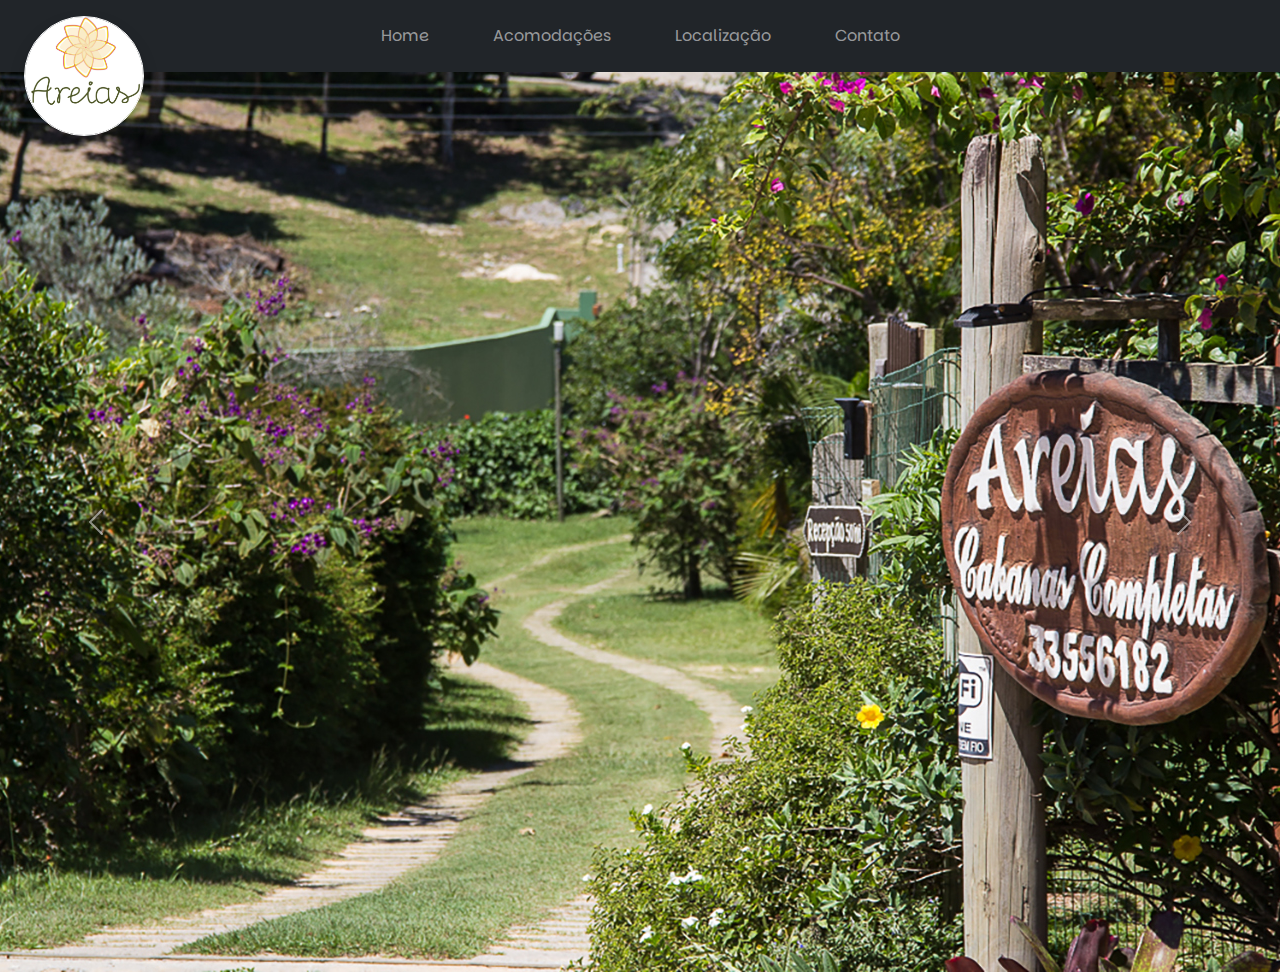
<file: index.html>
<!DOCTYPE html>
<html lang="pt-br">

<head>
    <meta charset="UTF-8">
    <meta name="viewport" content="width=device-width, initial-scale=1.0">
    <link href="https://cdn.jsdelivr.net/npm/bootstrap@5.3.3/dist/css/bootstrap.min.css" rel="stylesheet"
        integrity="sha384-QWTKZyjpPEjISv5WaRU9OFeRpok6YctnYmDr5pNlyT2bRjXh0JMhjY6hW+ALEwIH" crossorigin="anonymous">
    <link href="https://cdn.jsdelivr.net/npm/bootstrap-icons/font/bootstrap-icons.css" rel="stylesheet">
    <link rel="stylesheet" href="../style.css">
    <link rel="preconnect" href="https://fonts.googleapis.com">
    <link rel="preconnect" href="https://fonts.gstatic.com" crossorigin>
    <link
        href="https://fonts.googleapis.com/css2?family=Inter:wght@100..900&family=Parkinsans:wght@300..800&display=swap"
        rel="stylesheet">

    <script src="https://cdn.jsdelivr.net/npm/bootstrap@5.3.3/dist/js/bootstrap.bundle.min.js"
        integrity="sha384-YvpcrYf0tY3lHB60NNkmXc5s9fDVZLESaAA55NDzOxhy9GkcIdslK1eN7N6jIeHz"
        crossorigin="anonymous"></script>
    <style>
        body {
            margin: 0;
            overflow: hidden;
        }

        .carousel-inner img {
            object-fit: cover;
            background-size: contain;
            background-repeat: no-repeat;
        }
    </style>
    <title>Cabanas Areias</title>
</head>

<body>
    <nav class="navbar p-lg-3 bg-dark navbar-expand-lg" data-bs-theme="dark">
        <div class="container-fluid">
            <button class="navbar-toggler ms-auto" type="button" data-bs-toggle="collapse"
                data-bs-target="#navbarSupportedContent" aria-controls="navbarSupportedContent" aria-expanded="false"
                aria-label="Toggle navigation">
                <span class="navbar-toggler-icon"></span>
            </button>
            <div class="collapse navbar-collapse" id="navbarSupportedContent">
                <ul class="navbar-nav w-100 grid gap-lg-5 d-flex justify-content-center">
                    <li class="nav-item text-center">
                        <a class="nav-link fs-6" aria-current="page" href="index.html">Home</a>
                    </li>
                    <li class="nav-item text-center">
                        <a class="nav-link fs-6" href="acomodacoes.html" role="button">
                            Acomodações
                        </a>
                    </li>
                    <li class="nav-item text-center">
                        <a class="nav-link fs-6" href="/localizacao.html">Localização</a>
                    </li>
                    <li class="nav-item text-center">
                        <a class="nav-link fs-6" href="/contato.html">Contato</a>
                    </li>
                </ul>
            </div>
        </div>
    </nav>
    <div class="position-absolute top-0 start-0 ps-4 pt-3 z-3">
        <img src="../assets/logo/logo-areias.jpeg" alt="Logo"
            class="rounded-circle border border-light shadow img-fluid logo-img"
            style="max-width: 120px; height: auto;">
    </div>
    <div id="carouselExample" class="carousel slide mh-100">
        <div class="carousel-inner">
            <div class="carousel-item active vh-100">
                <img src="../assets/fotos-externas/1.jpg" class="d-block w-100 h-100" alt="...">
            </div>
            <div class="carousel-item vh-100">
                <img src="../assets/fotos-externas/patio-casa-01-e-05.jpg" class="d-block object-fit-cover w-100 h-100"
                    alt="...">
            </div>
            <div class="carousel-item vh-100">
                <img src="./assets/fotos-externas/IMG_7924.jpg" class="d-block  object-fit-cover  w-100 h-100"
                    alt="...">
            </div>
            <div class="carousel-item vh-100">
                <img src="../assets/fotos-externas/MCerqueira-242.jpg" class="d-block object-fit-cover  w-100 h-100"
                    alt="...">
            </div>
            <div class="carousel-item vh-100">
                <img src="../assets/fotos-externas/MCerqueira-177.jpg" class="d-block object-fit-cover  w-100 h-100"
                    alt="...">
            </div>
            <div class="carousel-item vh-100">
                <img src="./assets/fotos-externas/IMG_0375.JPEG" class="d-block object-fit-cover  w-100 h-100"
                    alt="...">
            </div>
        </div>
        <button class="carousel-control-prev" type="button" data-bs-target="#carouselExample" data-bs-slide="prev">
            <span class="carousel-control-prev-icon" aria-hidden="true"></span>
            <span class="visually-hidden">Previous</span>
        </button>
        <button class="carousel-control-next" type="button" data-bs-target="#carouselExample" data-bs-slide="next">
            <span class="carousel-control-next-icon" aria-hidden="true"></span>
            <span class="visually-hidden">Next</span>
        </button>
    </div>
</body>

</html>
</file>
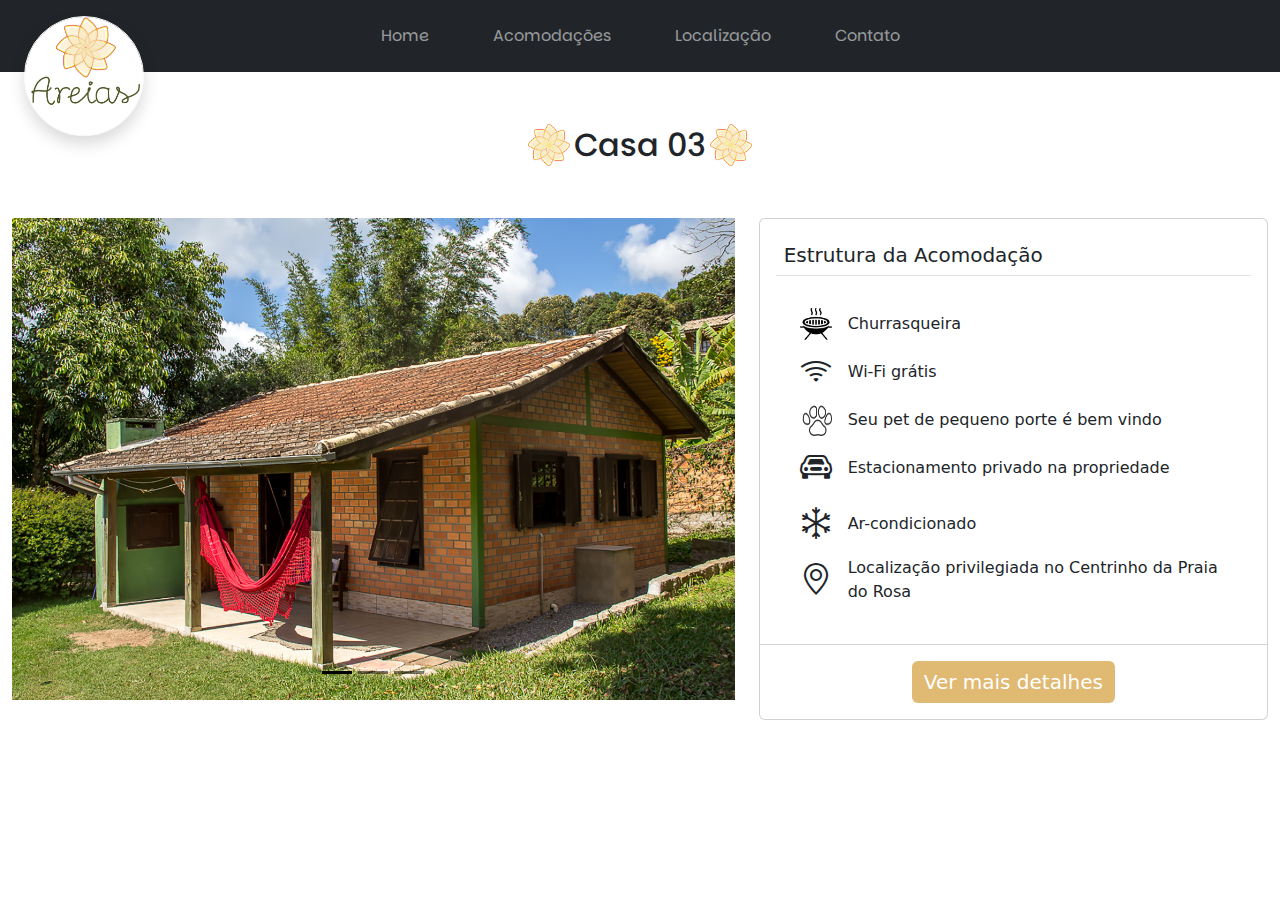
<file: casa-03.html>
<!DOCTYPE html>
<html lang="pt-br">

<head>
    <meta charset="UTF-8">
    <meta name="viewport" content="width=device-width, initial-scale=1.0">
    <title>Casa 03</title>
    <link href="https://cdn.jsdelivr.net/npm/bootstrap@5.3.3/dist/css/bootstrap.min.css" rel="stylesheet"
        integrity="sha384-QWTKZyjpPEjISv5WaRU9OFeRpok6YctnYmDr5pNlyT2bRjXh0JMhjY6hW+ALEwIH" crossorigin="anonymous">
    <link href="https://cdn.jsdelivr.net/npm/bootstrap-icons/font/bootstrap-icons.css" rel="stylesheet">
    <link rel="stylesheet" href="../style.css">
    <link rel="preconnect" href="https://fonts.googleapis.com">
    <link rel="preconnect" href="https://fonts.gstatic.com" crossorigin>
    <link
        href="https://fonts.googleapis.com/css2?family=Inter:wght@100..900&family=Parkinsans:wght@300..800&display=swap"
        rel="stylesheet">

    <script src="https://cdn.jsdelivr.net/npm/bootstrap@5.3.3/dist/js/bootstrap.bundle.min.js"
        integrity="sha384-YvpcrYf0tY3lHB60NNkmXc5s9fDVZLESaAA55NDzOxhy9GkcIdslK1eN7N6jIeHz"
        crossorigin="anonymous"></script>
    <style>
        body {
            margin: 0;
            /* overflow: hidden; */
        }

        .carousel-inner img {
            background-size: contain;
        }
    </style>
</head>

<body>
    <nav class="navbar p-lg-3 bg-dark navbar-expand-lg" data-bs-theme="dark">
        <div class="container-fluid">
            <button class="navbar-toggler ms-auto" type="button" data-bs-toggle="collapse"
                data-bs-target="#navbarSupportedContent" aria-controls="navbarSupportedContent" aria-expanded="false"
                aria-label="Toggle navigation">
                <span class="navbar-toggler-icon"></span>
            </button>
            <div class="collapse navbar-collapse" id="navbarSupportedContent">
                <ul class="navbar-nav w-100 grid gap-lg-5 d-flex justify-content-center">
                    <li class="nav-item text-center">
                        <a class="nav-link fs-6" aria-current="page" href="index.html">Home</a>
                    </li>
                    <li class="nav-item text-center">
                        <a class="nav-link fs-6" href="acomodacoes.html" role="button">
                            Acomodações
                        </a>
                    </li>
                    <li class="nav-item text-center">
                        <a class="nav-link fs-6" href="/localizacao.html">Localização</a>
                    </li>
                    <li class="nav-item text-center">
                        <a class="nav-link fs-6" href="/contato.html">Contato</a>
                    </li>
                </ul>
            </div>
        </div>
    </nav>
    <div class="position-absolute top-0 start-0 ps-4 pt-3 z-3">
        <a href="index.html">
            <img src="../assets/logo/logo-areias.jpeg" alt="Logo"
                class="rounded-circle border border-light shadow img-fluid logo-img"
                style="max-width: 120px; height: auto;">
        </a>
    </div>
    <section class="container-fluid">
        <div class="row">
            <div class="container">
                <div class="row row-cols-auto justify-content-center align-items-center my-md-5 my-4">
                    <div class="col p-0">
                        <img src="./assets/logo/logo-icon-areias-png.png "
                            class="img-fluid img-thumbnail logo-icon border-0" alt="...">
                    </div>
                    <div class="col p-0">
                        <h2 class="h2 fw-medium m-0">Casa 03</h2>
                    </div>
                    <div class="col p-0">
                        <img src="./assets/logo/logo-icon-areias-png.png "
                            class="img-fluid img-thumbnail logo-icon border-0" alt="...">
                    </div>
                </div>
            </div>
            <div class="col-12 col-md-7 mb-4">
                <!-- inicio carrousel -->
                <div id="carouselExampleDark" class="carousel carousel-dark slide">
                    <div class="carousel-indicators">
                        <button type="button" data-bs-target="#carouselExampleDark" data-bs-slide-to="0" class="active"
                            aria-current="true" aria-label="Slide 1"></button>
                        <button type="button" data-bs-target="#carouselExampleDark" data-bs-slide-to="1"
                            aria-label="Slide 2"></button>
                        <button type="button" data-bs-target="#carouselExampleDark" data-bs-slide-to="2"
                            aria-label="Slide 3"></button>
                    </div>
                    <div class="carousel-inner">
                        <div class="carousel-item active" data-bs-interval="10000">
                            <img src="./assets/Casa 03/1.jpg" class="d-block w-100" alt="...">
                        </div>
                        <div class="carousel-item" data-bs-interval="2000">
                            <img src="./assets/Casa 03/2.jpg" class="d-block w-100" alt="...">
                            <div class="carousel-caption d-none d-md-block">
                            </div>
                        </div>
                        <div class="carousel-item">
                            <img src="./assets/Casa 03/4.JPEG" class="d-block w-100" alt="...">
                            <div class="carousel-caption d-none d-md-block">
                            </div>
                        </div>
                    </div>
                    <button class="carousel-control-prev" type="button" data-bs-target="#carouselExampleDark"
                        data-bs-slide="prev">
                        <span class="carousel-control-prev-icon" aria-hidden="true" style="color: antiquewhite;"></span>
                        <span class="visually-hidden">Previous</span>
                    </button>
                    <button class="carousel-control-next" type="button" data-bs-target="#carouselExampleDark"
                        data-bs-slide="next">
                        <span class="carousel-control-next-icon" aria-hidden="true"></span>
                        <span class="visually-hidden">Next</span>
                    </button>
                </div>
            </div>
            <!-- Card detalhes -->
            <div class=" col-12 col-md-5">
                <div class="card">
                    <div class="card-body">
                        <h5 class="card-title border-bottom p-2">Estrutura da Acomodação</h5>
                        <div
                            class="container d-flex-column flex-wrap p-3 align-items-start justify-content-start text-start gap-3">
                            <!-- Ícones com figuras -->
                            <div class="d-flex flex-row m-2 align-items-center">
                                <img src="./assets/icon/icon-grill.png" class="img-fluid rounded me-3"
                                    style="width: 32px; height: 32px;" alt="Churrasqueira">
                                <span>Churrasqueira</span>
                            </div>
                            <div class="d-flex flex-row m-2 align-items-center">
                                <i class="bi bi-wifi me-3" style="font-size: 2rem;"></i>
                                <span>Wi-Fi grátis</span>
                            </div>
                            <div class="d-flex flex-row m-2 align-items-center">
                                <img src="./assets/icon/icon-pet-friendly.png" class="img-fluid rounded me-3"
                                    style="width: 32px; height: 32px;" alt="Pet Friendly">
                                <span>Seu pet de pequeno porte é bem vindo</span>
                            </div>
                            <!-- Ícones Bootstrap -->
                            <div class="d-flex flex-row m-2 align-items-center">
                                <i class="bi bi-car-front me-3" style="font-size: 2rem;"></i>
                                <span>Estacionamento privado na propriedade</span>
                            </div>
                            <div class="d-flex flex-row m-2 align-items-center">
                                <i class="bi bi-snow me-3" style="font-size: 2rem;"></i>
                                <span>Ar-condicionado</span>
                            </div>
                            <div class="d-flex flex-row m-2 align-items-center">
                                <i class="bi bi-geo-alt me-3" style="font-size: 2rem;"></i>
                                <span>Localização privilegiada no Centrinho da Praia do Rosa</span>
                            </div>
                        </div>
                    </div>
                    <ul class="list-group list-group-flush">
                        <div class="card-body text-center">
                            <button type="button" class="btn btn-primary fs-5 border-0" data-bs-toggle="modal"
                                data-bs-target="#exampleModal" style=" background-color:#E0B973;"> Ver mais
                                detalhes</button>
                        </div>
                    </ul>
                </div>
            </div>
        </div>
        <!-- Modal -->
        <div class="modal fade" id="exampleModal" tabindex="-1" aria-labelledby="exampleModalLabel" aria-hidden="true">
            <div class="modal-dialog">
                <div class="modal-content">
                    <div class="modal-header">
                        <h1 class="modal-title fs-5" id="exampleModalLabel">Casa 04</h1>
                        <button type="button" class="btn-close" data-bs-dismiss="modal" aria-label="Close"></button>
                    </div>
                    <div class="modal-body h-75">
                        <ul>
                            <li>1 quarto com 1 cama de casal</li>
                            <li>1 quarto com 1 cama de casal</li>
                            <li>1 quarto com 1 cama de casal</li>
                            <li>Roupa de cama</li>
                            <li>Ar condicionado nos quartos</li>
                            <li>Sala com TV SKY livre</li>
                            <li>Cozinha completa</li>
                            <li>1 banheiro</li>
                            <li>Wi-Fi</li>
                            <li>Área com churrasqueira individual</li>
                            <li>Amplo pátio arborizado em condomínio fechado com portão eletrônico</li>
                            <li>Estacionamento incluído</li>
                            <li>A localização é uma das melhores da Praia do Rosa, pois fica no "centrinho", onde possui
                                a maior concentração de bares, conveniências e lojinhas.</li>
                            <div class="d-flex mt-3 mb-3">
                                <i class="bi bi-journal-check me-1"></i>
                                <h5>Regras de casa:</h5>
                            </div>
                            <li>Aceitamos pets apenas de pequeno porte</li>
                            <li>Check-in: 15:00 - 22:00</li>
                            <li> Checkout antes das 11:00</li>
                            <li>Máximo de 6 hóspedes</li>
                            <li>Não são permitidas festas ou eventos</li>
                            <li>220V</li>
                        </ul>
                    </div>
                </div>
            </div>
    </section>
    <!-- Fim modal -->
</body>

</html>
</file>
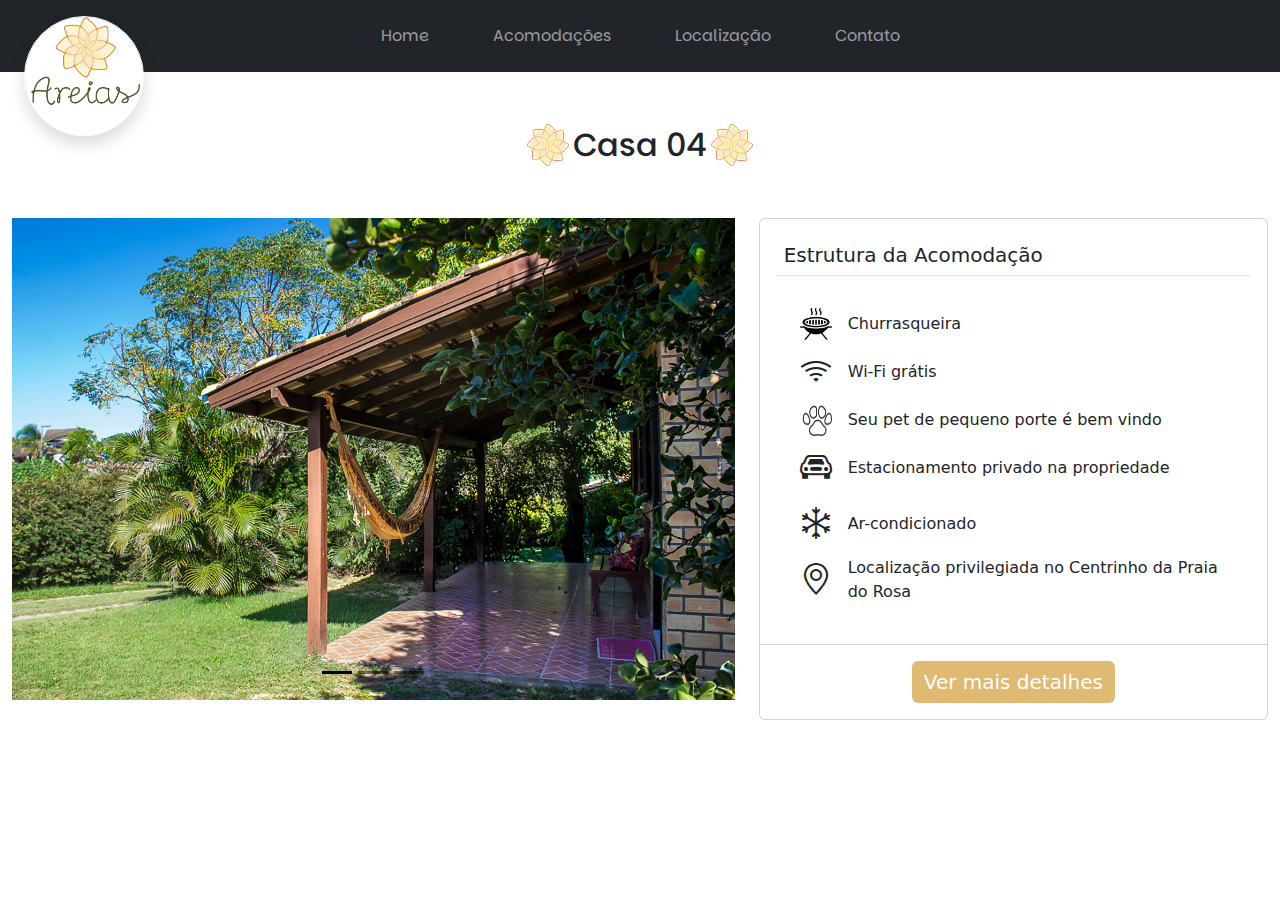
<file: casa-04.html>
<!DOCTYPE html>
<html lang="pt-br">

<head>
    <meta charset="UTF-8">
    <meta name="viewport" content="width=device-width, initial-scale=1.0">
    <title>Casa 04</title>
    <link href="https://cdn.jsdelivr.net/npm/bootstrap@5.3.3/dist/css/bootstrap.min.css" rel="stylesheet"
        integrity="sha384-QWTKZyjpPEjISv5WaRU9OFeRpok6YctnYmDr5pNlyT2bRjXh0JMhjY6hW+ALEwIH" crossorigin="anonymous">
    <link href="https://cdn.jsdelivr.net/npm/bootstrap-icons/font/bootstrap-icons.css" rel="stylesheet">
    <link rel="stylesheet" href="../style.css">
    <link rel="preconnect" href="https://fonts.googleapis.com">
    <link rel="preconnect" href="https://fonts.gstatic.com" crossorigin>
    <link
        href="https://fonts.googleapis.com/css2?family=Inter:wght@100..900&family=Parkinsans:wght@300..800&display=swap"
        rel="stylesheet">

    <script src="https://cdn.jsdelivr.net/npm/bootstrap@5.3.3/dist/js/bootstrap.bundle.min.js"
        integrity="sha384-YvpcrYf0tY3lHB60NNkmXc5s9fDVZLESaAA55NDzOxhy9GkcIdslK1eN7N6jIeHz"
        crossorigin="anonymous"></script>
    <style>
        body {
            margin: 0;
        }

        .carousel-inner img {
            background-size: cover;
        }
    </style>
</head>


<body>
    <nav class="navbar p-lg-3 bg-dark navbar-expand-lg" data-bs-theme="dark">
        <div class="container-fluid">
            <button class="navbar-toggler ms-auto" type="button" data-bs-toggle="collapse"
                data-bs-target="#navbarSupportedContent" aria-controls="navbarSupportedContent" aria-expanded="false"
                aria-label="Toggle navigation">
                <span class="navbar-toggler-icon"></span>
            </button>
            <div class="collapse navbar-collapse" id="navbarSupportedContent">
                <ul class="navbar-nav w-100 grid gap-lg-5 d-flex justify-content-center">
                    <li class="nav-item text-center">
                        <a class="nav-link fs-6" aria-current="page" href="index.html">Home</a>
                    </li>
                    <li class="nav-item text-center">
                        <a class="nav-link fs-6" href="acomodacoes.html" role="button">
                            Acomodações
                        </a>
                    </li>
                    <li class="nav-item text-center">
                        <a class="nav-link fs-6" href="#">Localização</a>
                    </li>
                    <li class="nav-item text-center">
                        <a class="nav-link fs-6" href="#">Contato</a>
                    </li>
                </ul>
            </div>
        </div>
    </nav>
    <div class="position-absolute top-0 start-0 ps-4 pt-3 z-3">
        <a href="index.html">
            <img src="../assets/logo/logo-areias.jpeg" alt="Logo"
                class="rounded-circle border border-light shadow img-fluid logo-img"
                style="max-width: 120px; height: auto;">
        </a>
    </div>
    <section class="container-fluid">
        <div class="row">
            <div class="container">
                <div class="row row-cols-auto justify-content-center align-items-center my-md-5 my-4">
                    <div class="col p-0">
                        <img src="./assets/logo/logo-icon-areias-png.png "
                            class="img-fluid img-thumbnail logo-icon border-0" alt="...">
                    </div>
                    <div class="col p-0">
                        <h2 class="h2 fw-medium m-0">Casa 04</h2>
                    </div>
                    <div class="col p-0">
                        <img src="./assets/logo/logo-icon-areias-png.png "
                            class="img-fluid img-thumbnail logo-icon border-0" alt="...">
                    </div>
                </div>
            </div>
            <div class="col-12 col-md-7 mb-4">
                <!-- inicio carrousel -->
                <div id="carouselExampleDark" class="carousel carousel-dark slide">
                    <div class="carousel-indicators">
                        <button type="button" data-bs-target="#carouselExampleDark" data-bs-slide-to="0" class="active"
                            aria-current="true" aria-label="Slide 1"></button>
                        <button type="button" data-bs-target="#carouselExampleDark" data-bs-slide-to="1"
                            aria-label="Slide 2"></button>
                        <button type="button" data-bs-target="#carouselExampleDark" data-bs-slide-to="2"
                            aria-label="Slide 3"></button>
                    </div>
                    <div class="carousel-inner">
                        <div class="carousel-item active" data-bs-interval="10000">
                            <img src="./assets/Casa 04/4.jpg" class="d-block w-100" alt="...">
                        </div>
                        <div class="carousel-item" data-bs-interval="2000">
                            <img src="./assets/Casa 04/5.jpg" class="d-block w-100" alt="...">
                            <div class="carousel-caption d-none d-md-block">
                            </div>
                        </div>
                        <div class="carousel-item">
                            <img src="./assets/Casa 04/6.jpg" class="d-block w-100" alt="...">
                            <div class="carousel-caption d-none d-md-block">
                            </div>
                        </div>
                    </div>
                    <button class="carousel-control-prev" type="button" data-bs-target="#carouselExampleDark"
                        data-bs-slide="prev">
                        <span class="carousel-control-prev-icon" aria-hidden="true" style="color: antiquewhite;"></span>
                        <span class="visually-hidden">Previous</span>
                    </button>
                    <button class="carousel-control-next" type="button" data-bs-target="#carouselExampleDark"
                        data-bs-slide="next">
                        <span class="carousel-control-next-icon" aria-hidden="true"></span>
                        <span class="visually-hidden">Next</span>
                    </button>
                </div>
            </div>
            <!-- Card detalhes -->
            <div class=" col-12 col-md-5">
                <div class="card">
                    <div class="card-body">
                        <h5 class="card-title border-bottom p-2">Estrutura da Acomodação</h5>
                        <div
                            class="container d-flex-column flex-wrap p-3 align-items-start justify-content-start text-start gap-3">
                            <!-- Ícones com figuras -->
                            <div class="d-flex flex-row m-2 align-items-center">
                                <img src="./assets/icon/icon-grill.png" class="img-fluid rounded me-3"
                                    style="width: 32px; height: 32px;" alt="Churrasqueira">
                                <span>Churrasqueira</span>
                            </div>
                            <div class="d-flex flex-row m-2 align-items-center">
                                <i class="bi bi-wifi me-3" style="font-size: 2rem;"></i>
                                <span>Wi-Fi grátis</span>
                            </div>
                            <div class="d-flex flex-row m-2 align-items-center">
                                <img src="./assets/icon/icon-pet-friendly.png" class="img-fluid rounded me-3"
                                    style="width: 32px; height: 32px;" alt="Pet Friendly">
                                <span>Seu pet de pequeno porte é bem vindo</span>
                            </div>
                            <!-- Ícones Bootstrap -->
                            <div class="d-flex flex-row m-2 align-items-center">
                                <i class="bi bi-car-front me-3" style="font-size: 2rem;"></i>
                                <span>Estacionamento privado na propriedade</span>
                            </div>
                            <div class="d-flex flex-row m-2 align-items-center">
                                <i class="bi bi-snow me-3" style="font-size: 2rem;"></i>
                                <span>Ar-condicionado</span>
                            </div>
                            <div class="d-flex flex-row m-2 align-items-center">
                                <i class="bi bi-geo-alt me-3" style="font-size: 2rem;"></i>
                                <span>Localização privilegiada no Centrinho da Praia do Rosa</span>
                            </div>
                        </div>
                    </div>
                    <ul class="list-group list-group-flush">
                        <div class="card-body text-center">
                            <button type="button" class="btn btn-primary fs-5 border-0" data-bs-toggle="modal"
                                data-bs-target="#exampleModal" style=" background-color:#E0B973;"> Ver mais
                                detalhes</button>
                        </div>
                    </ul>
                </div>
            </div>
        </div>
        <!-- Modal -->
        <div class="modal fade" id="exampleModal" tabindex="-1" aria-labelledby="exampleModalLabel" aria-hidden="true">
            <div class="modal-dialog">
                <div class="modal-content">
                    <div class="modal-header">
                        <h1 class="modal-title fs-5" id="exampleModalLabel">Casa 04</h1>
                        <button type="button" class="btn-close" data-bs-dismiss="modal" aria-label="Close"></button>
                    </div>
                    <div class="modal-body h-75">
                        <ul>
                            <li>1 quarto com 1 cama de casal box</li>
                            <li>1 quarto com 1 cama de casal box</li>
                            <li>Roupa de cama</li>
                            <li>Ar condicionado nos quartos</li>
                            <li>Sala com TV SKY livre</li>
                            <li>Cozinha completa</li>
                            <li>1 banheiro</li>
                            <li>Wi-Fi</li>
                            <li>Área com churrasqueira individual</li>
                            <li>Amplo pátio arborizado em condomínio fechado com portão eletrônico</li>
                            <li>Estacionamento incluído</li>
                            <li>A localização é uma das melhores da Praia do Rosa, pois fica no "centrinho", onde possui
                                a maior concentração de bares, conveniências e lojinhas.</li>
                            <div class="d-flex mt-3 mb-3">
                                <i class="bi bi-journal-check me-1"></i>
                                <h5>Regras de casa:</h5>
                            </div>
                            <li>Aceitamos pets apenas de pequeno porte</li>
                            <li>Check-in: 15:00 - 22:00</li>
                            <li> Checkout antes das 11:00</li>
                            <li>Máximo de 6 hóspedes</li>
                            <li>Não são permitidas festas ou eventos</li>
                            <li>220V</li>
                        </ul>
                    </div>
                </div>
            </div>
    </section>
    <!-- Fim modal -->
</body>

</html>
</file>
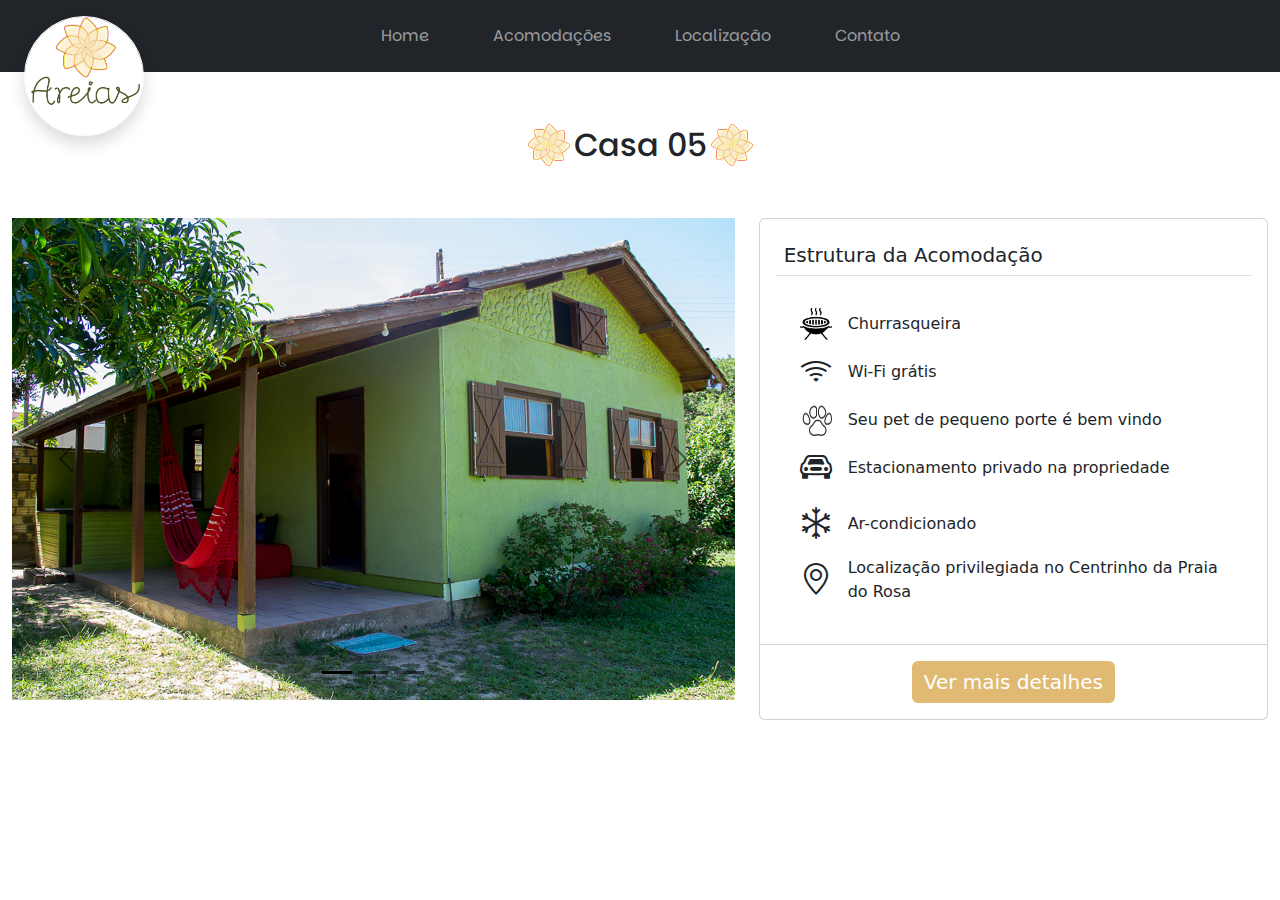
<file: casa-05.html>
<!DOCTYPE html>
<html lang="pt-br">

<head>
    <meta charset="UTF-8">
    <meta name="viewport" content="width=device-width, initial-scale=1.0">
    <title>Casa 05</title>
    <link href="https://cdn.jsdelivr.net/npm/bootstrap@5.3.3/dist/css/bootstrap.min.css" rel="stylesheet"
        integrity="sha384-QWTKZyjpPEjISv5WaRU9OFeRpok6YctnYmDr5pNlyT2bRjXh0JMhjY6hW+ALEwIH" crossorigin="anonymous">
    <link href="https://cdn.jsdelivr.net/npm/bootstrap-icons/font/bootstrap-icons.css" rel="stylesheet">
    <link rel="stylesheet" href="../style.css">
    <link rel="preconnect" href="https://fonts.googleapis.com">
    <link rel="preconnect" href="https://fonts.gstatic.com" crossorigin>
    <link
        href="https://fonts.googleapis.com/css2?family=Inter:wght@100..900&family=Parkinsans:wght@300..800&display=swap"
        rel="stylesheet">

    <script src="https://cdn.jsdelivr.net/npm/bootstrap@5.3.3/dist/js/bootstrap.bundle.min.js"
        integrity="sha384-YvpcrYf0tY3lHB60NNkmXc5s9fDVZLESaAA55NDzOxhy9GkcIdslK1eN7N6jIeHz"
        crossorigin="anonymous"></script>
    <style>
        body {
            margin: 0;
            /* overflow: hidden; */
        }

        .carousel-inner img {
            background-size: contain;
        }
    </style>
</head>

<body>
    <nav class="navbar p-lg-3 bg-dark navbar-expand-lg" data-bs-theme="dark">
        <div class="container-fluid">
            <button class="navbar-toggler ms-auto" type="button" data-bs-toggle="collapse"
                data-bs-target="#navbarSupportedContent" aria-controls="navbarSupportedContent" aria-expanded="false"
                aria-label="Toggle navigation">
                <span class="navbar-toggler-icon"></span>
            </button>
            <div class="collapse navbar-collapse" id="navbarSupportedContent">
                <ul class="navbar-nav w-100 grid gap-lg-5 d-flex justify-content-center">
                    <li class="nav-item text-center">
                        <a class="nav-link fs-6" aria-current="page" href="index.html">Home</a>
                    </li>
                    <li class="nav-item text-center">
                        <a class="nav-link fs-6" href="acomodacoes.html" role="button">
                            Acomodações
                        </a>
                    </li>
                    <li class="nav-item text-center">
                        <a class="nav-link fs-6" href="#">Localização</a>
                    </li>
                    <li class="nav-item text-center">
                        <a class="nav-link fs-6" href="#">Contato</a>
                    </li>
                </ul>
            </div>
        </div>
    </nav>
    <div class="position-absolute top-0 start-0 ps-4 pt-3 z-3">
        <a href="index.html">
            <img src="../assets/logo/logo-areias.jpeg" alt="Logo"
                class="rounded-circle border border-light shadow img-fluid logo-img"
                style="max-width: 120px; height: auto;">
        </a>
    </div>
    <section class="container-fluid">
        <div class="row">
            <div class="container">
                <div class="row row-cols-auto justify-content-center align-items-center my-md-5 my-4">
                    <div class="col p-0">
                        <img src="./assets/logo/logo-icon-areias-png.png "
                            class="img-fluid img-thumbnail logo-icon border-0" alt="...">
                    </div>
                    <div class="col p-0">
                        <h2 class="h2 fw-medium m-0">Casa 05</h2>
                    </div>
                    <div class="col p-0">
                        <img src="./assets/logo/logo-icon-areias-png.png "
                            class="img-fluid img-thumbnail logo-icon border-0" alt="...">
                    </div>
                </div>
            </div>
            <div class="col-12 col-md-7 mb-4">
                <!-- inicio carrousel -->
                <div id="carouselExampleDark" class="carousel carousel-dark slide">
                    <div class="carousel-indicators">
                        <button type="button" data-bs-target="#carouselExampleDark" data-bs-slide-to="0" class="active"
                            aria-current="true" aria-label="Slide 1"></button>
                        <button type="button" data-bs-target="#carouselExampleDark" data-bs-slide-to="1"
                            aria-label="Slide 2"></button>
                        <button type="button" data-bs-target="#carouselExampleDark" data-bs-slide-to="2"
                            aria-label="Slide 3"></button>
                    </div>
                    <div class="carousel-inner">
                        <div class="carousel-item active" data-bs-interval="10000">
                            <img src="./assets/Casa 05/1.jpg" class="d-block w-100" alt="...">
                        </div>
                        <div class="carousel-item" data-bs-interval="2000">
                            <img src="./assets/Casa 05/4.jpg" class="d-block w-100" alt="...">
                            <div class="carousel-caption d-none d-md-block">
                            </div>
                        </div>
                        <div class="carousel-item">
                            <img src="./assets/Casa 05/10.jpg" class="d-block w-100" alt="...">
                            <div class="carousel-caption d-none d-md-block">
                            </div>
                        </div>
                    </div>
                    <button class="carousel-control-prev" type="button" data-bs-target="#carouselExampleDark"
                        data-bs-slide="prev">
                        <span class="carousel-control-prev-icon" aria-hidden="true" style="color: antiquewhite;"></span>
                        <span class="visually-hidden">Previous</span>
                    </button>
                    <button class="carousel-control-next" type="button" data-bs-target="#carouselExampleDark"
                        data-bs-slide="next">
                        <span class="carousel-control-next-icon" aria-hidden="true"></span>
                        <span class="visually-hidden">Next</span>
                    </button>
                </div>
            </div>
            <!-- Card detalhes -->
            <div class=" col-12 col-md-5">
                <div class="card">
                    <div class="card-body">
                        <h5 class="card-title border-bottom p-2">Estrutura da Acomodação</h5>
                        <div
                            class="container d-flex-column flex-wrap p-3 align-items-start justify-content-start text-start gap-3 icon-card">
                            <!-- Ícones com figuras -->
                            <div class="d-flex flex-row m-2 align-items-center">
                                <img src="./assets/icon/icon-grill.png" class="img-fluid rounded me-3"
                                    style="width: 32px; height: 32px;" alt="Churrasqueira">
                                <span>Churrasqueira</span>
                            </div>
                            <div class="d-flex flex-row m-2 align-items-center">
                                <i class="bi bi-wifi me-3" style="font-size: 2rem;"></i>
                                <span>Wi-Fi grátis</span>
                            </div>
                            <div class="d-flex flex-row m-2 align-items-center">
                                <img src="./assets/icon/icon-pet-friendly.png" class="img-fluid rounded me-3"
                                    style="width: 32px; height: 32px;" alt="Pet Friendly">
                                <span>Seu pet de pequeno porte é bem vindo</span>
                            </div>
                            <!-- Ícones Bootstrap -->
                            <div class="d-flex flex-row m-2 align-items-center">
                                <i class="bi bi-car-front me-3" style="font-size: 2rem;"></i>
                                <span>Estacionamento privado na propriedade</span>
                            </div>
                            <div class="d-flex flex-row m-2 align-items-center">
                                <i class="bi bi-snow me-3" style="font-size: 2rem;"></i>
                                <span>Ar-condicionado</span>
                            </div>
                            <div class="d-flex flex-row m-2 align-items-center">
                                <i class="bi bi-geo-alt me-3" style="font-size: 2rem;"></i>
                                <span>Localização privilegiada no Centrinho da Praia do Rosa</span>
                            </div>
                        </div>
                    </div>
                    <ul class="list-group list-group-flush">
                        <div class="card-body text-center">
                            <button type="button" class="btn btn-primary fs-5 border-0" data-bs-toggle="modal"
                                data-bs-target="#exampleModal" style=" background-color:#E0B973;"> Ver mais
                                detalhes</button>
                        </div>
                    </ul>
                </div>
            </div>
        </div>
        <!-- Modal -->
        <div class="modal fade" id="exampleModal" tabindex="-1" aria-labelledby="exampleModalLabel" aria-hidden="true">
            <div class="modal-dialog">
                <div class="modal-content">
                    <div class="modal-header">
                        <h1 class="modal-title fs-5" id="exampleModalLabel">Casa 04</h1>
                        <button type="button" class="btn-close" data-bs-dismiss="modal" aria-label="Close"></button>
                    </div>
                    <div class="modal-body h-75">
                        <ul>
                            <li>1 quarto com 1 cama de casal</li>
                            <li>1 quarto com 1 cama de casal e 1 cama de solteiro</li>
                            <li>Roupa de cama</li>
                            <li>Ar condicionado nos quartos</li>
                            <li>Sala com TV SKY livre</li>
                            <li>Cozinha completa</li>
                            <li>1 banheiro</li>
                            <li>Wi-Fi</li>
                            <li>Área com churrasqueira individual</li>
                            <li>Amplo pátio arborizado em condomínio fechado com portão eletrônico</li>
                            <li>Estacionamento incluído</li>
                            <li>A localização é uma das melhores da Praia do Rosa, pois fica no "centrinho", onde possui
                                a maior concentração de bares, conveniências e lojinhas.</li>
                            <div class="d-flex mt-3 mb-3">
                                <i class="bi bi-journal-check me-1"></i>
                                <h5>Regras de casa:</h5>
                            </div>
                            <li>Aceitamos pets apenas de pequeno porte</li>
                            <li>Check-in: 15:00 - 22:00</li>
                            <li> Checkout antes das 11:00</li>
                            <li>Máximo de 5 hóspedes</li>
                            <li>Não são permitidas festas ou eventos</li>
                            <li>220V</li>
                        </ul>
                    </div>
                </div>
            </div>
    </section>
    <!-- Fim modal -->
</body>

</html>
</file>
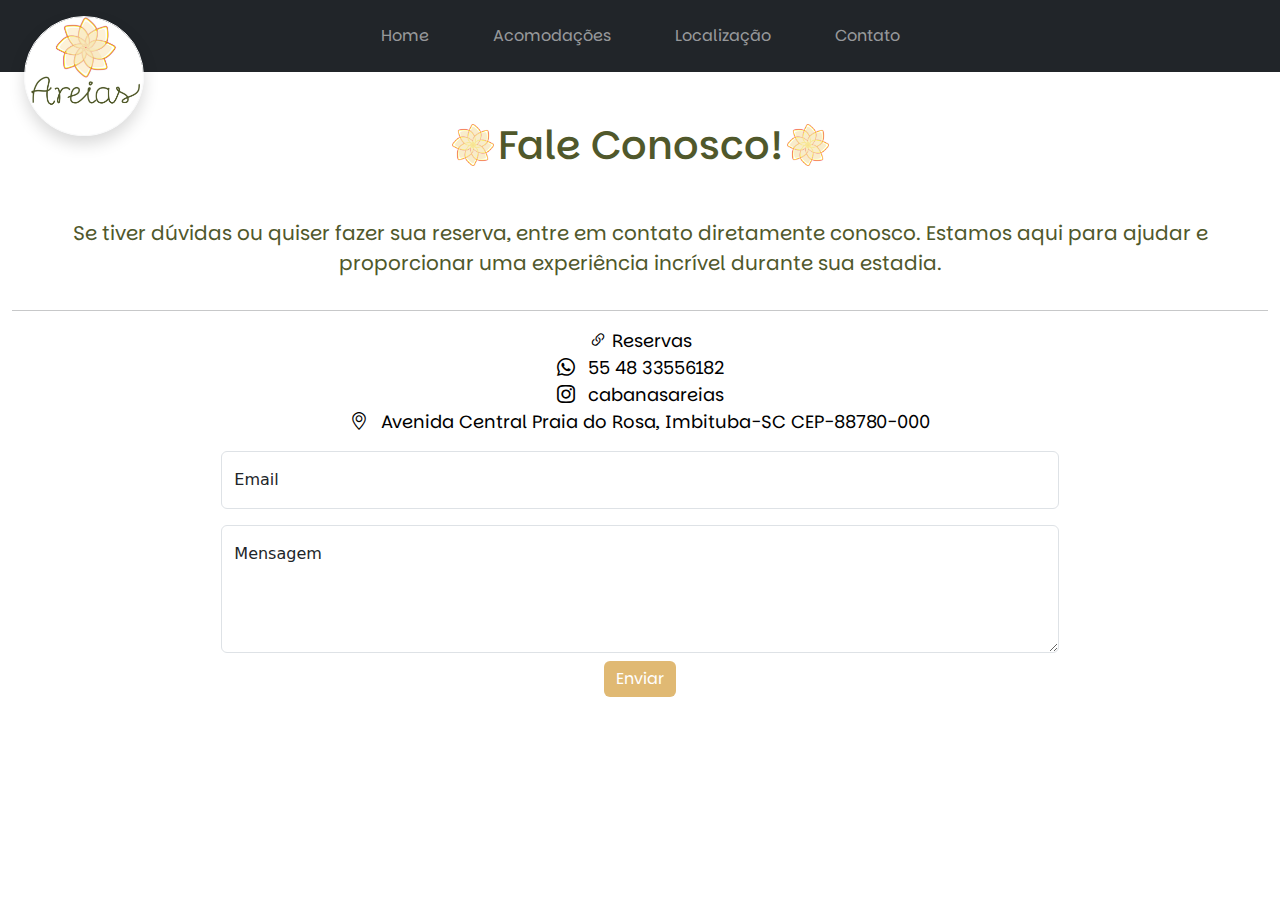
<file: contato.html>
<!DOCTYPE html>
<html lang="pt-br">

<head>
    <meta charset="UTF-8">
    <meta name="viewport" content="width=device-width, initial-scale=1.0">
    <title>Casa 04</title>
    <link href="https://cdn.jsdelivr.net/npm/bootstrap@5.3.3/dist/css/bootstrap.min.css" rel="stylesheet"
        integrity="sha384-QWTKZyjpPEjISv5WaRU9OFeRpok6YctnYmDr5pNlyT2bRjXh0JMhjY6hW+ALEwIH" crossorigin="anonymous">
    <link href="https://cdn.jsdelivr.net/npm/bootstrap-icons/font/bootstrap-icons.css" rel="stylesheet">
    <link rel="stylesheet" href="../style.css">
    <link rel="preconnect" href="https://fonts.googleapis.com">
    <link rel="preconnect" href="https://fonts.gstatic.com" crossorigin>
    <link
        href="https://fonts.googleapis.com/css2?family=Inter:wght@100..900&family=Parkinsans:wght@300..800&display=swap"
        rel="stylesheet">

    <script src="https://cdn.jsdelivr.net/npm/bootstrap@5.3.3/dist/js/bootstrap.bundle.min.js"
        integrity="sha384-YvpcrYf0tY3lHB60NNkmXc5s9fDVZLESaAA55NDzOxhy9GkcIdslK1eN7N6jIeHz"
        crossorigin="anonymous"></script>
</head>


<body>
    <nav class="navbar p-lg-3 bg-dark navbar-expand-lg" data-bs-theme="dark">
        <div class="container-fluid">
            <button class="navbar-toggler ms-auto" type="button" data-bs-toggle="collapse"
                data-bs-target="#navbarSupportedContent" aria-controls="navbarSupportedContent" aria-expanded="false"
                aria-label="Toggle navigation">
                <span class="navbar-toggler-icon"></span>
            </button>
            <div class="collapse navbar-collapse" id="navbarSupportedContent">
                <ul class="navbar-nav w-100 grid gap-lg-5 d-flex justify-content-center">
                    <li class="nav-item text-center">
                        <a class="nav-link fs-6" aria-current="page" href="index.html">Home</a>
                    </li>
                    <li class="nav-item text-center">
                        <a class="nav-link fs-6" href="acomodacoes.html" role="button">
                            Acomodações
                        </a>
                    </li>
                    <li class="nav-item text-center">
                        <a class="nav-link fs-6" href="#">Localização</a>
                    </li>
                    <li class="nav-item text-center">
                        <a class="nav-link fs-6" href="#">Contato</a>
                    </li>
                </ul>
            </div>
        </div>
    </nav>
    <div class="position-absolute top-0 start-0 ps-4 pt-3 z-3">
        <a href="index.html">

            <img src="../assets/logo/logo-areias.jpeg" alt="Logo"
                class="rounded-circle border border-light shadow img-fluid logo-img"
                style="max-width: 120px; height: auto;">
        </a>
    </div>
    <div class="container-fluid">
        <div class="row row-cols-auto justify-content-center align-items-center m-5">
            <div class="col p-0">
                <img src="./assets/logo/logo-icon-areias-png.png " class="img-fluid img-thumbnail logo-icon border-0"
                    alt="...">
            </div>
            <div class="col p-0">
                <h1 class=" title-cabins-page fw-medium m-0">Fale Conosco!</h1>
            </div>
            <div class="col p-0">
                <img src="./assets/logo/logo-icon-areias-png.png " class="img-fluid img-thumbnail logo-icon border-0"
                    alt="...">
            </div>

        </div>
        <div class="d-flex flex-column text-center justify-content-center mb-5">
            <div class="card text-center border-0">
                <p class="fs-5 text-content">Se tiver dúvidas ou quiser
                    fazer sua reserva,
                    entre em
                    contato diretamente conosco.
                    Estamos aqui para ajudar e proporcionar
                    uma experiência incrível
                    durante sua estadia.</p>

                <hr>
                <div class="container d-flex flex-column justify-content-center text-content">
                    <div>
                        <a class="text-decoration-none" style="color: black;" " href=" https://linktr.ee/cabanasareias"
                            target="_blank">
                            <i class="bi bi-link-45deg"></i>
                            <span>Reservas</span>
                        </a>

                    </div>
                    <div>
                        <a class="text-decoration-none" style="color: black;" " href=" https://wa.me/554833556182"
                            target="_blank">
                            <i class="bi bi-whatsapp me-2"></i>
                            <span>55 48 33556182</span>
                        </a>
                    </div>
                    <div>
                    </div>
                    <div>
                        <a class="text-decoration-none" style="color: black;" " href="
                            https://www.instagram.com/cabanasareias" target="_blank">
                            <i class="bi bi-instagram me-2"></i>
                            <span>cabanasareias</span>
                        </a>

                    </div>

                    <div>
                        <a class="text-decoration-none" style="color: black;" href="./localizacao.html">
                            <i class="bi bi-geo-alt me-2"></i>
                            <span>Avenida Central Praia do Rosa, Imbituba-SC CEP-88780-000</span>
                        </a>
                    </div>

                </div>
            </div>
            <div class="border-0 col-md-8 m-md-auto mt-3 mt-md-3">
                <form action="https://formsubmit.co/cabanasareias@gmail.com" method="POST" id="form-submit">

                    <div class="form-floating mb-3">
                        <input type="email" class="form-control" name="email" id="email" placeholder="digite seu e-mail"
                            required>
                        <label for="email">Email</label>
                    </div>

                    <div class="form-floating">
                        <textarea class="form-control" id="message" name="message" placeholder="Digite sua mensagem"
                            rows="30" required style="min-height: 8rem;"></textarea>
                        <label for="message">Mensagem</label>
                    </div>

                    <div>
                        <button type="submit" id="btn-submit" class="btn btn-primary mt-2 btn-details border-0">
                            Enviar
                            <span id="btn-loading" class="spinner-border spinner-border-sm d-none" role="status"
                                aria-hidden="true"></span>
                        </button>
                    </div>
                    <input type="hidden" name="_captcha" value="false">
                    <input type="hidden" name="_next" value="http://127.0.0.1:5500/obrigado.html">
                </form>
            </div>
        </div>
    </div>

    <script>
        const botao = document.getElementById("btn-submit");
        const form = document.getElementById("form-submit");
        const botaoloading = document.getElementById("btn-loading");

        form.addEventListener("submit", () => {
            botao.setAttribute("disabled", "true");
            botaoloading.classList.remove("d-none")
        });
    </script>
</body>

</html>
</file>
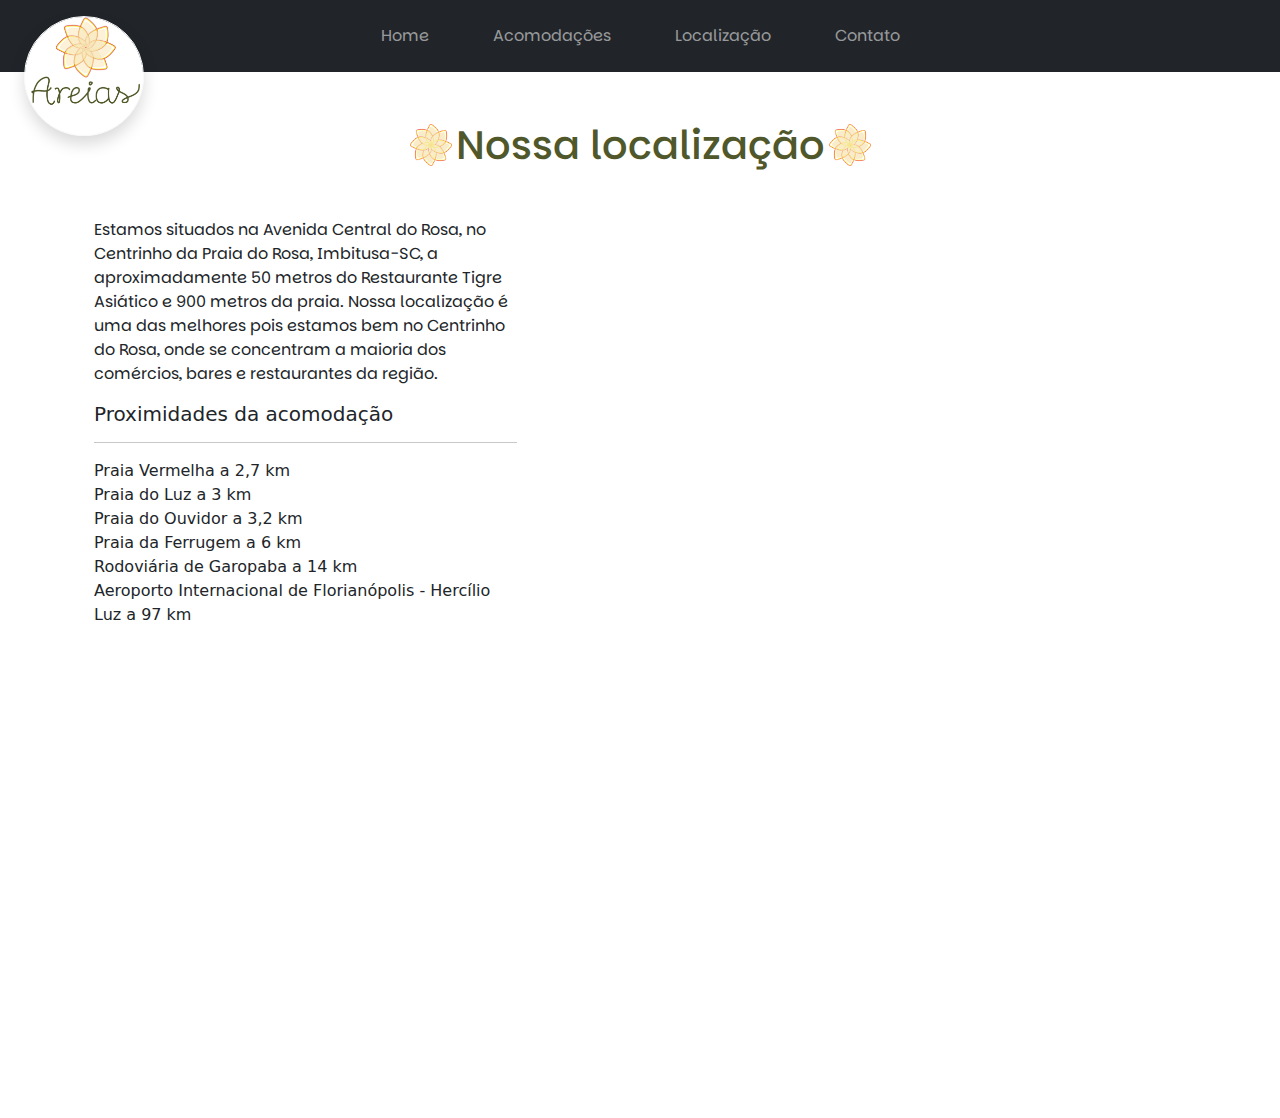
<file: localizacao.html>
<!DOCTYPE html>
<html lang="pt-br">

<head>
    <meta charset="UTF-8">
    <meta name="viewport" content="width=device-width, initial-scale=1.0">
    <title>Casa 04</title>
    <link href="https://cdn.jsdelivr.net/npm/bootstrap@5.3.3/dist/css/bootstrap.min.css" rel="stylesheet"
        integrity="sha384-QWTKZyjpPEjISv5WaRU9OFeRpok6YctnYmDr5pNlyT2bRjXh0JMhjY6hW+ALEwIH" crossorigin="anonymous">
    <link href="https://cdn.jsdelivr.net/npm/bootstrap-icons/font/bootstrap-icons.css" rel="stylesheet">
    <link rel="stylesheet" href="../style.css">
    <link rel="preconnect" href="https://fonts.googleapis.com">
    <link rel="preconnect" href="https://fonts.gstatic.com" crossorigin>
    <link
        href="https://fonts.googleapis.com/css2?family=Inter:wght@100..900&family=Parkinsans:wght@300..800&display=swap"
        rel="stylesheet">

    <script src="https://cdn.jsdelivr.net/npm/bootstrap@5.3.3/dist/js/bootstrap.bundle.min.js"
        integrity="sha384-YvpcrYf0tY3lHB60NNkmXc5s9fDVZLESaAA55NDzOxhy9GkcIdslK1eN7N6jIeHz"
        crossorigin="anonymous"></script>

</head>


<body>
    <nav class="navbar p-lg-3 bg-dark navbar-expand-lg" data-bs-theme="dark">
        <div class="container-fluid">
            <button class="navbar-toggler ms-auto" type="button" data-bs-toggle="collapse"
                data-bs-target="#navbarSupportedContent" aria-controls="navbarSupportedContent" aria-expanded="false"
                aria-label="Toggle navigation">
                <span class="navbar-toggler-icon"></span>
            </button>
            <div class="collapse navbar-collapse" id="navbarSupportedContent">
                <ul class="navbar-nav w-100 grid gap-lg-5 d-flex justify-content-center">
                    <li class="nav-item text-center">
                        <a class="nav-link fs-6" aria-current="page" href="index.html">Home</a>
                    </li>
                    <li class="nav-item text-center">
                        <a class="nav-link fs-6" href="acomodacoes.html" role="button">
                            Acomodações
                        </a>
                    </li>
                    <li class="nav-item text-center">
                        <a class="nav-link fs-6" href="/localizacao.html">Localização</a>
                    </li>
                    <li class="nav-item text-center">
                        <a class="nav-link fs-6" href="/contato.html">Contato</a>
                    </li>
                </ul>
            </div>
        </div>
    </nav>
    <div class="position-absolute top-0 start-0 ps-4 pt-3 z-3">
        <a href="index.html">

            <img src="../assets/logo/logo-areias.jpeg" alt="Logo"
                class="rounded-circle border border-light shadow img-fluid logo-img"
                style="max-width: 120px; height: auto;">
        </a>
    </div>
    <div class="container w-100">
        <div class="container">
            <div class="row row-cols-auto justify-content-center align-items-center m-5">
                <div class="col p-0">
                    <img src="./assets/logo/logo-icon-areias-png.png "
                        class="img-fluid img-thumbnail logo-icon border-0" alt="...">
                </div>
                <div class="col p-0">
                    <h1 class=" title-cabins-page fw-medium m-0">Nossa localização</h1>
                </div>
                <div class="col p-0">
                    <img src="./assets/logo/logo-icon-areias-png.png "
                        class="img-fluid img-thumbnail logo-icon border-0" alt="...">
                </div>

            </div>
        </div>
        <div class="container row text-center mt-5 vh-100">

            <div class=" col text-start me-2">
                <p>Estamos situados na Avenida Central do Rosa, no Centrinho da Praia do Rosa,
                    Imbitusa-SC, a aproximadamente 50 metros do Restaurante Tigre Asiático e 900 metros da praia.

                    Nossa localização é uma das melhores pois estamos bem no Centrinho do Rosa, onde se concentram a
                    maioria dos comércios, bares e restaurantes da região.</p>
                <p></p>
                <h5>Proximidades da acomodação</h5>
                <hr>
                <ul class="list-unstyled">
                    <li>Praia Vermelha a 2,7 km</li>
                    <li>Praia do Luz a 3 km</li>
                    <li>Praia do Ouvidor a 3,2 km</li>
                    <li>Praia da Ferrugem a 6 km</li>
                    <li>Rodoviária de Garopaba a 14 km</li>
                    <li>Aeroporto Internacional de Florianópolis - Hercílio Luz a 97 km</p>
                </ul>
            </div>
            <section class="col h-100 col-12 col-md-7">
                <div class="ratio ratio-16x9">
                    <iframe
                        src="https://www.google.com/maps/embed?pb=!1m14!1m8!1m3!1d4173.861803772425!2d-48.6502!3d-28.1255!3m2!1i1024!2i768!4f13.1!3m3!1m2!1s0x9526cc3cc2c6e07d%3A0xed881dc3088eee5c!2sCabanas%20Areias!5e1!3m2!1spt-BR!2sbr!4v1733783367702!5m2!1spt-BR!2sbr"
                        width="600" height="450" style="border:0;" allowfullscreen="" loading="lazy"
                        referrerpolicy="no-referrer-when-downgrade"></iframe>
                </div>
            </section>

        </div>
    </div>




</body>

</html>
</file>
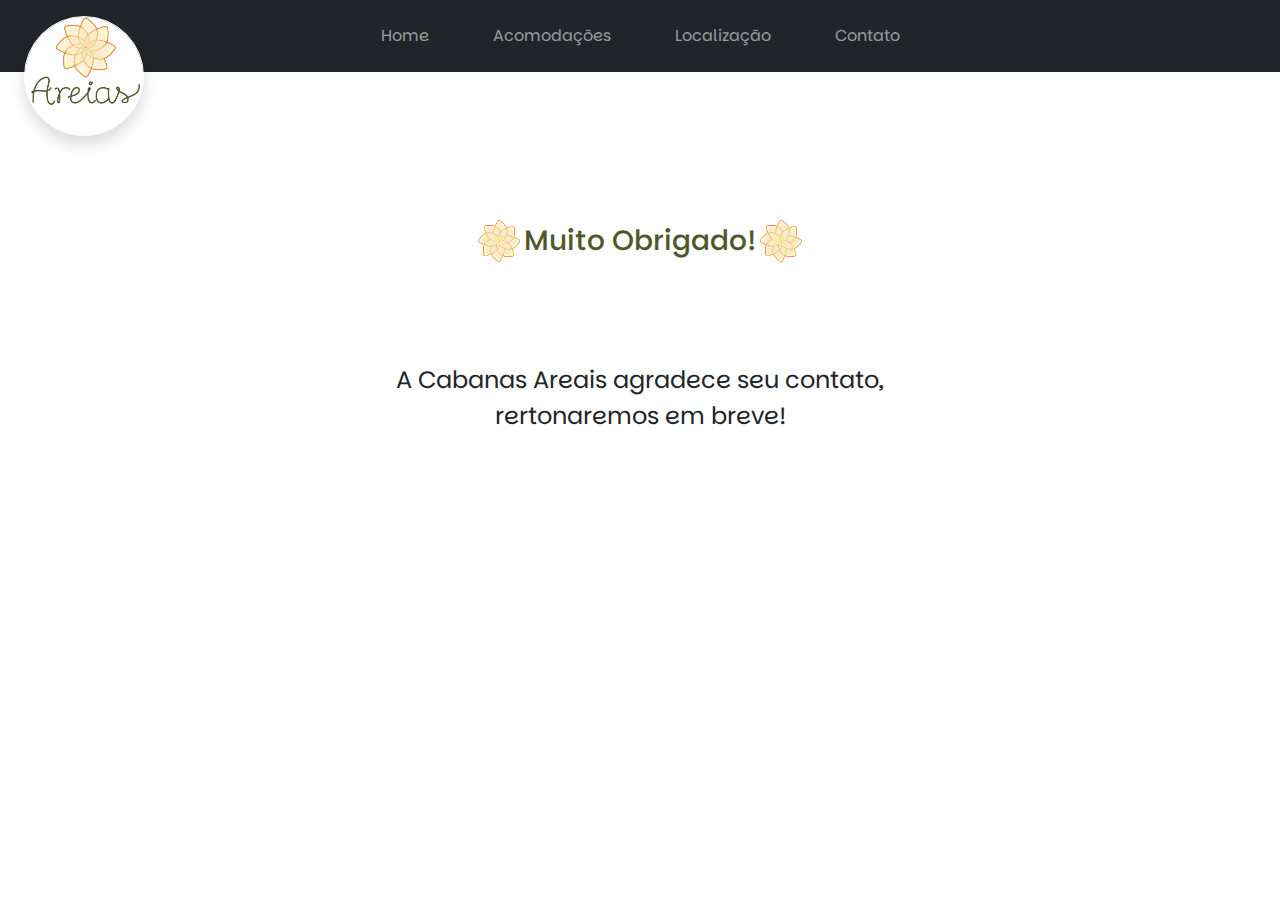
<file: obrigado.html>
<!DOCTYPE html>
<html lang="pt-br">

<head>
    <meta charset="UTF-8">
    <meta name="viewport" content="width=device-width, initial-scale=1.0">
    <title>Obrigado</title>
    <link href="https://cdn.jsdelivr.net/npm/bootstrap@5.3.3/dist/css/bootstrap.min.css" rel="stylesheet"
        integrity="sha384-QWTKZyjpPEjISv5WaRU9OFeRpok6YctnYmDr5pNlyT2bRjXh0JMhjY6hW+ALEwIH" crossorigin="anonymous">
    <link href="https://cdn.jsdelivr.net/npm/bootstrap-icons/font/bootstrap-icons.css" rel="stylesheet">
    <link rel="stylesheet" href="../style.css">
    <link rel="preconnect" href="https://fonts.googleapis.com">
    <link rel="preconnect" href="https://fonts.gstatic.com" crossorigin>
    <link
        href="https://fonts.googleapis.com/css2?family=Inter:wght@100..900&family=Parkinsans:wght@300..800&display=swap"
        rel="stylesheet">

    <script src="https://cdn.jsdelivr.net/npm/bootstrap@5.3.3/dist/js/bootstrap.bundle.min.js"
        integrity="sha384-YvpcrYf0tY3lHB60NNkmXc5s9fDVZLESaAA55NDzOxhy9GkcIdslK1eN7N6jIeHz"
        crossorigin="anonymous"></script>

</head>


<body>
    <nav class="navbar p-lg-3 bg-dark navbar-expand-lg" data-bs-theme="dark">
        <div class="container-fluid">
            <button class="navbar-toggler ms-auto" type="button" data-bs-toggle="collapse"
                data-bs-target="#navbarSupportedContent" aria-controls="navbarSupportedContent" aria-expanded="false"
                aria-label="Toggle navigation">
                <span class="navbar-toggler-icon"></span>
            </button>
            <div class="collapse navbar-collapse" id="navbarSupportedContent">
                <ul class="navbar-nav w-100 grid gap-lg-5 d-flex justify-content-center">
                    <li class="nav-item text-center">
                        <a class="nav-link fs-6" aria-current="page" href="index.html">Home</a>
                    </li>
                    <li class="nav-item text-center">
                        <a class="nav-link fs-6" href="acomodacoes.html" role="button">
                            Acomodações
                        </a>
                    </li>
                    <li class="nav-item text-center">
                        <a class="nav-link fs-6" href="/localizacao.html">Localização</a>
                    </li>
                    <li class="nav-item text-center">
                        <a class="nav-link fs-6" href="/contato.html">Contato</a>
                    </li>
                </ul>
            </div>
        </div>
    </nav>
    <div class="position-absolute top-0 start-0 ps-4 pt-3 z-3">
        <a href="index.html">

            <img src="../assets/logo/logo-areias.jpeg" alt="Logo"
                class="rounded-circle border border-light shadow img-fluid logo-img"
                style="max-width: 120px; height: auto;">
        </a>
    </div>
    <div class="container w-100 mt-5 pt-5">
        <div class="container">
            <div class="row row-cols-auto justify-content-center align-items-center m-5">
                <div class="col p-0">
                    <img src="./assets/logo/logo-icon-areias-png.png "
                        class="img-fluid img-thumbnail logo-icon border-0" alt="...">
                </div>
                <div class="col p-0">
                    <h1 class=" title-cabins-page fs-3
                     fw-medium m-0">Muito Obrigado!</h1>
                </div>
                <div class="col p-0">
                    <img src="./assets/logo/logo-icon-areias-png.png "
                        class="img-fluid img-thumbnail logo-icon border-0" alt="...">
                </div>
            </div>
            <div class="container-fluid w-50 text-center mt-5 pt-5">
                <p class="fs-4 text">A Cabanas Areais agradece seu contato, rertonaremos em breve!</p>
            </div>
        </div>
    </div>
</body>

</html>
</file>
<file: style.css>
p,
h1,
h2,
a {
    font-family: "Parkinsans", sans-serif;
}

.btn-details {
    font-family: "Parkinsans", sans-serif;
    background-color: #E0B973;
    color: white;
    font-size: 16px
}

.btn-details :hover {
    opacity: 50%;
    background-color: white !important:
}

.card-title-cabin {
    font-family: "Parkinsans", sans-serif;
    font-size: 28px;
    background-color: #50582B;
    color: #F3DCB3;
}

.title-cabins-page {

    text-align: center;
    font-family: "Parkinsans", sans-serif;
    color: #50582B;
}

.logo-icon {
    width: 50px;
    height: auto;
    align-self: center;
}

.text-content {
    text-align: center;
    font-family: "Parkinsans", sans-serif;
    font-size: 18px;
    color: #50582B;
}



@media (max-width: 768px) {
    .logo-img {
        max-width: 80px !important;
    }

    .logo-icon {
        max-width: 30px;
    }

    .title-cabins-page {
        font-size: 18px;
    }

    .text-content {
        font-size: 14px !important;
    }

    .container-contact {
        width: 90% !important;
    }
}
</file>
